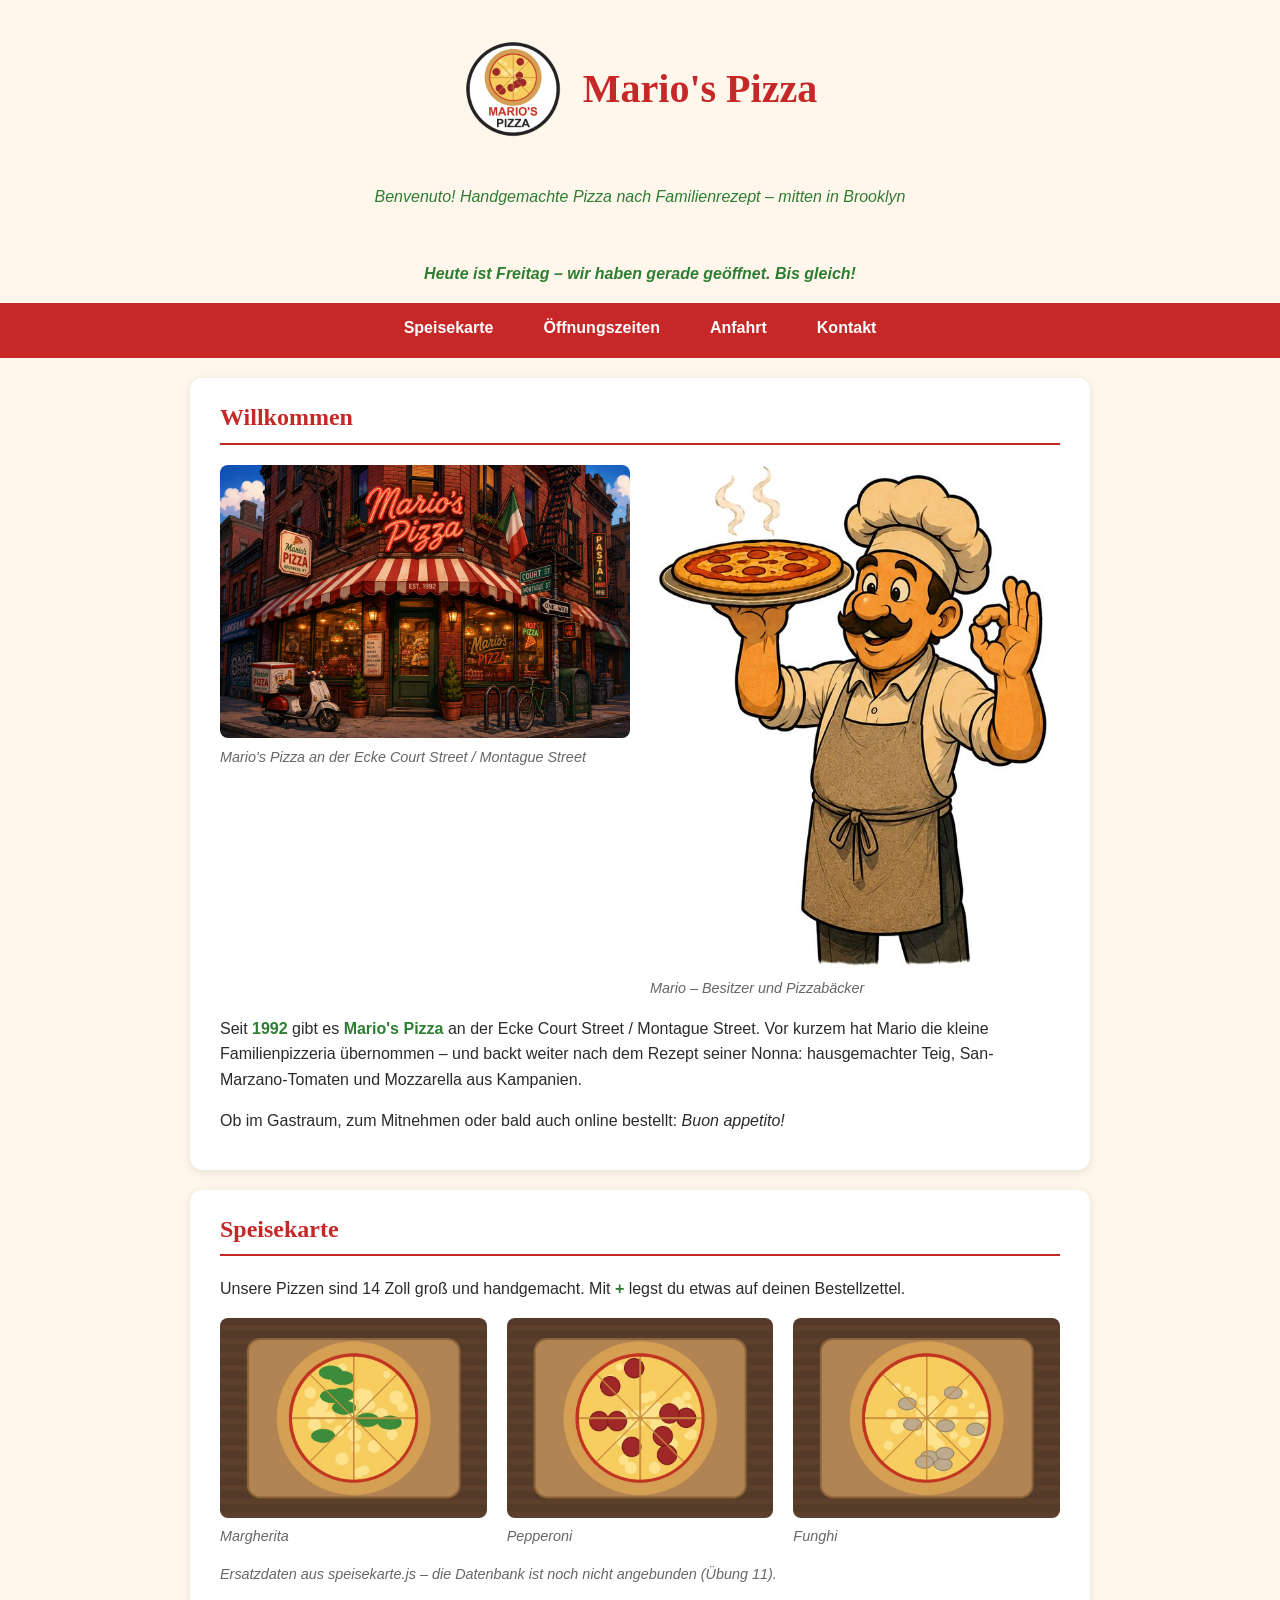
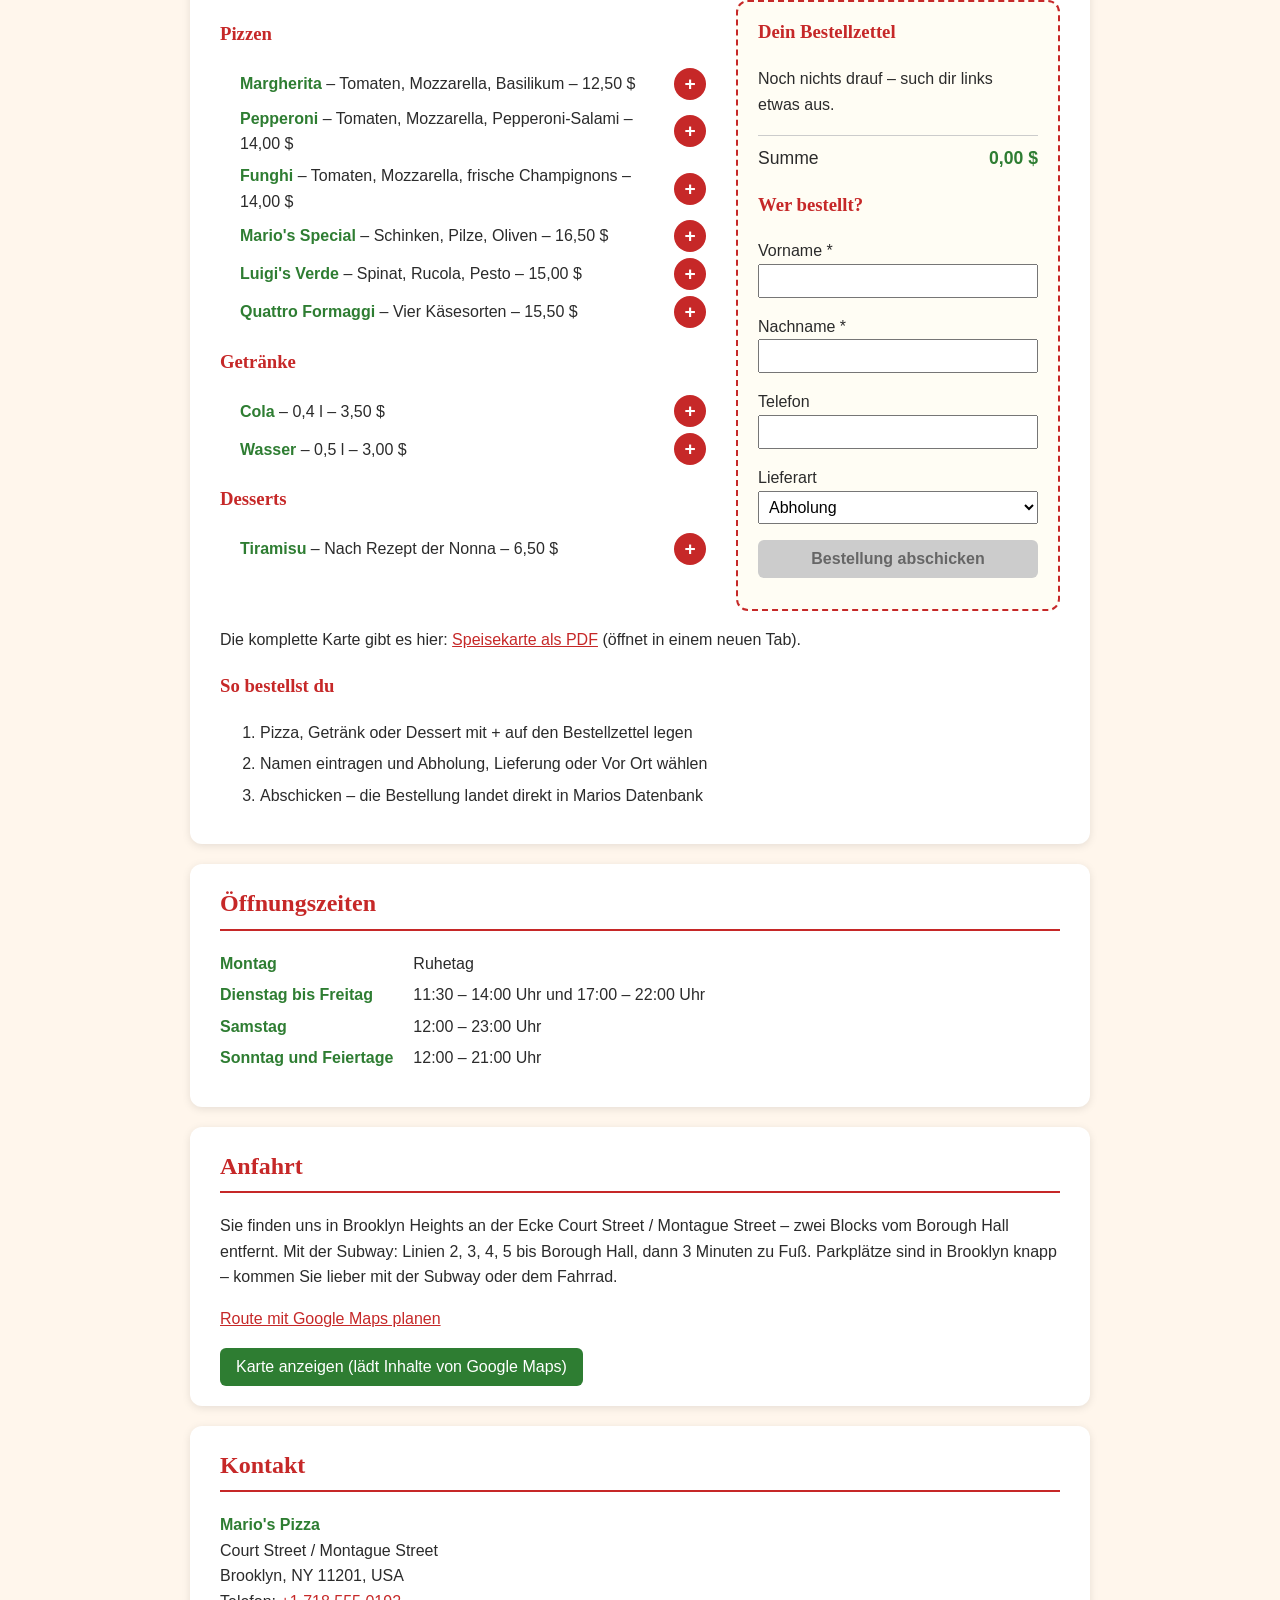
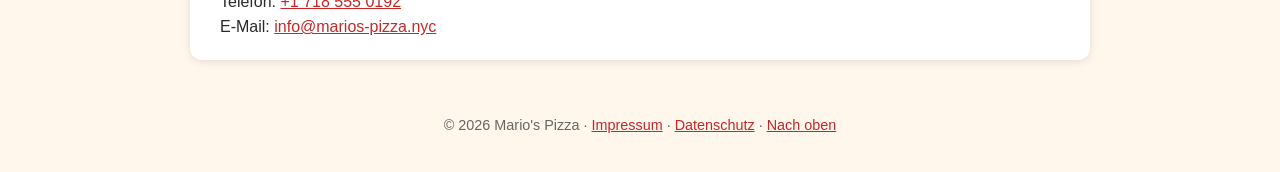
<file: index.html>
<!DOCTYPE html>
<html lang="de">
<head>
    <meta charset="UTF-8">
    <meta name="viewport" content="width=device-width, initial-scale=1.0">
    <meta name="description" content="Mario's Pizza: handgemachte Pizza nach Familienrezept seit 1992, mitten in Brooklyn. Öffnungszeiten, Speisekarte, Anfahrt und Online-Bestellung.">
    <meta name="keywords" content="Pizzeria, Pizza, Brooklyn, New York, Familienbetrieb, italienisch">
    <meta name="author" content="IT-Azubis der TAI11 und TAI12">
    <title>Mario's Pizza – Familienpizzeria in Brooklyn, New York</title>
    <link rel="icon" href="favicon.ico">
    <link rel="stylesheet" href="style.css">
    <script src="speisekarte.js" defer></script>
    <script src="script.js" defer></script>
</head>
<body>
    <header id="top">
        <img src="images/logo.png" alt="Logo der Pizzeria" width="120">
        <h1>Mario's Pizza</h1>
        <p><em>Benvenuto! Handgemachte Pizza nach Familienrezept – mitten in Brooklyn</em></p>
        <p id="status"></p>
    </header>
    <nav>
        <button id="menu-button" type="button">☰ Menü</button>
        <ul>
            <li><a href="#speisekarte">Speisekarte</a></li>
            <li><a href="#oeffnungszeiten">Öffnungszeiten</a></li>
            <li><a href="#anfahrt">Anfahrt</a></li>
            <li><a href="#kontakt">Kontakt</a></li>
        </ul>
    </nav>

    <main>
        <section id="willkommen">
            <h2>Willkommen</h2>
            <div class="galerie">
                <figure>
                    <img src="images/ladenfront.jpg" alt="Ladenfront von Mario's Pizza an der Court Street in Brooklyn" width="600">
                    <figcaption>Mario's Pizza an der Ecke Court Street / Montague Street</figcaption>
                </figure>
                <figure>
                    <img src="images/mario.jpg" alt="Mario mit einer frisch gebackenen Pizza" width="250">
                    <figcaption>Mario – Besitzer und Pizzabäcker</figcaption>
                </figure>
            </div>
            <p>Seit <strong>1992</strong> gibt es <strong>Mario's Pizza</strong> an der Ecke Court Street / Montague Street. Vor kurzem hat Mario die kleine Familienpizzeria übernommen – und backt weiter nach dem Rezept seiner Nonna: hausgemachter Teig, San-Marzano-Tomaten und Mozzarella aus Kampanien.</p>
            <p>Ob im Gastraum, zum Mitnehmen oder bald auch online bestellt: <em>Buon appetito!</em></p>
        </section>

        <section id="speisekarte">
            <h2>Speisekarte</h2>
            <p>Unsere Pizzen sind 14 Zoll groß und handgemacht. Mit <strong>+</strong> legst du etwas auf deinen Bestellzettel.</p>
            <div class="galerie">
                <figure>
                    <img src="images/pizza-margherita.jpg" alt="Pizza Margherita" width="250">
                    <figcaption>Margherita</figcaption>
                </figure>
                <figure>
                    <img src="images/pizza-pepperoni.jpg" alt="Pizza Pepperoni" width="250">
                    <figcaption>Pepperoni</figcaption>
                </figure>
                <figure>
                    <img src="images/pizza-funghi.jpg" alt="Pizza Funghi" width="250">
                    <figcaption>Funghi</figcaption>
                </figure>
            </div>
            <p id="quelle" class="hinweis"></p>
            <div class="karte-layout">
                <div id="speisekarte-liste">
                    <noscript><p>Für Speisekarte und Bestellzettel bitte JavaScript einschalten – oder die Speisekarte als PDF ansehen.</p></noscript>
                </div>
                <aside class="zettel" aria-labelledby="zettel-titel">
                    <h3 id="zettel-titel">Dein Bestellzettel</h3>
                    <p id="zettel-leer">Noch nichts drauf – such dir links etwas aus.</p>
                    <ul id="zettel-liste"></ul>
                    <p class="zettel-summe">Summe <strong id="zettel-summe">0,00 $</strong></p>
                    <form id="bestellformular">
                        <h3>Wer bestellt?</h3>
                        <p>
                            <label for="vorname">Vorname *</label>
                            <input type="text" id="vorname" name="vorname" required maxlength="40" autocomplete="given-name">
                        </p>
                        <p>
                            <label for="nachname">Nachname *</label>
                            <input type="text" id="nachname" name="nachname" required maxlength="40" autocomplete="family-name">
                        </p>
                        <p>
                            <label for="telefon">Telefon</label>
                            <input type="tel" id="telefon" name="telefon" maxlength="20" autocomplete="tel">
                        </p>
                        <p>
                            <label for="lieferart">Lieferart</label>
                            <select id="lieferart" name="lieferart">
                                <option>Abholung</option>
                                <option>Lieferung</option>
                                <option>Vor Ort</option>
                            </select>
                        </p>
                        <div id="adressfelder" hidden>
                            <p>
                                <label for="strasse">Straße und Nr. *</label>
                                <input type="text" id="strasse" name="strasse" maxlength="60" autocomplete="street-address">
                            </p>
                            <p>
                                <label for="plz">PLZ *</label>
                                <input type="text" id="plz" name="plz" maxlength="10" autocomplete="postal-code">
                            </p>
                            <p>
                                <label for="ort">Ort *</label>
                                <input type="text" id="ort" name="ort" maxlength="40" autocomplete="address-level2">
                            </p>
                        </div>
                        <button type="submit" id="zettel-senden" disabled>Bestellung abschicken</button>
                    </form>
                    <p id="zettel-meldung" role="status"></p>
                </aside>
            </div>
            <p>Die komplette Karte gibt es hier: <a href="speisekarte.pdf" target="_blank" rel="noopener">Speisekarte als PDF</a> (öffnet in einem neuen Tab).</p>
            <h3>So bestellst du</h3>
            <ol>
                <li>Pizza, Getränk oder Dessert mit + auf den Bestellzettel legen</li>
                <li>Namen eintragen und Abholung, Lieferung oder Vor Ort wählen</li>
                <li>Abschicken – die Bestellung landet direkt in Marios Datenbank</li>
            </ol>
        </section>

        <section id="oeffnungszeiten">
            <h2>Öffnungszeiten</h2>
            <dl>
                <dt>Montag</dt>
                <dd>Ruhetag</dd>
                <dt>Dienstag bis Freitag</dt>
                <dd>11:30 – 14:00 Uhr und 17:00 – 22:00 Uhr</dd>
                <dt>Samstag</dt>
                <dd>12:00 – 23:00 Uhr</dd>
                <dt>Sonntag und Feiertage</dt>
                <dd>12:00 – 21:00 Uhr</dd>
            </dl>
        </section>

        <section id="anfahrt">
            <h2>Anfahrt</h2>
            <p>Sie finden uns in Brooklyn Heights an der Ecke Court Street / Montague Street – zwei Blocks vom Borough Hall entfernt. Mit der Subway: Linien 2, 3, 4, 5 bis Borough Hall, dann 3 Minuten zu Fuß. Parkplätze sind in Brooklyn knapp – kommen Sie lieber mit der Subway oder dem Fahrrad.</p>
            <p><a href="https://www.google.com/maps/search/?api=1&amp;query=Court+Street+Montague+Street+Brooklyn+NY+11201" target="_blank" rel="noopener">Route mit Google Maps planen</a></p>
            <div id="karte">
                <button id="karte-laden" type="button">Karte anzeigen (lädt Inhalte von Google Maps)</button>
            </div>
        </section>

        <section id="kontakt">
            <h2>Kontakt</h2>
            <address>
                <strong>Mario's Pizza</strong><br>
                Court Street / Montague Street<br>
                Brooklyn, NY 11201, USA<br>
                Telefon: <a href="tel:+17185550192">+1 718 555 0192</a><br>
                E-Mail: <a href="mailto:info@marios-pizza.nyc">info@marios-pizza.nyc</a>
            </address>
        </section>
    </main>

    <footer>
        <p>© 2026 Mario's Pizza · <a href="impressum.html">Impressum</a> · <a href="datenschutz.html">Datenschutz</a> · <a href="#top">Nach oben</a></p>
    </footer>
</body>
</html>
</file>
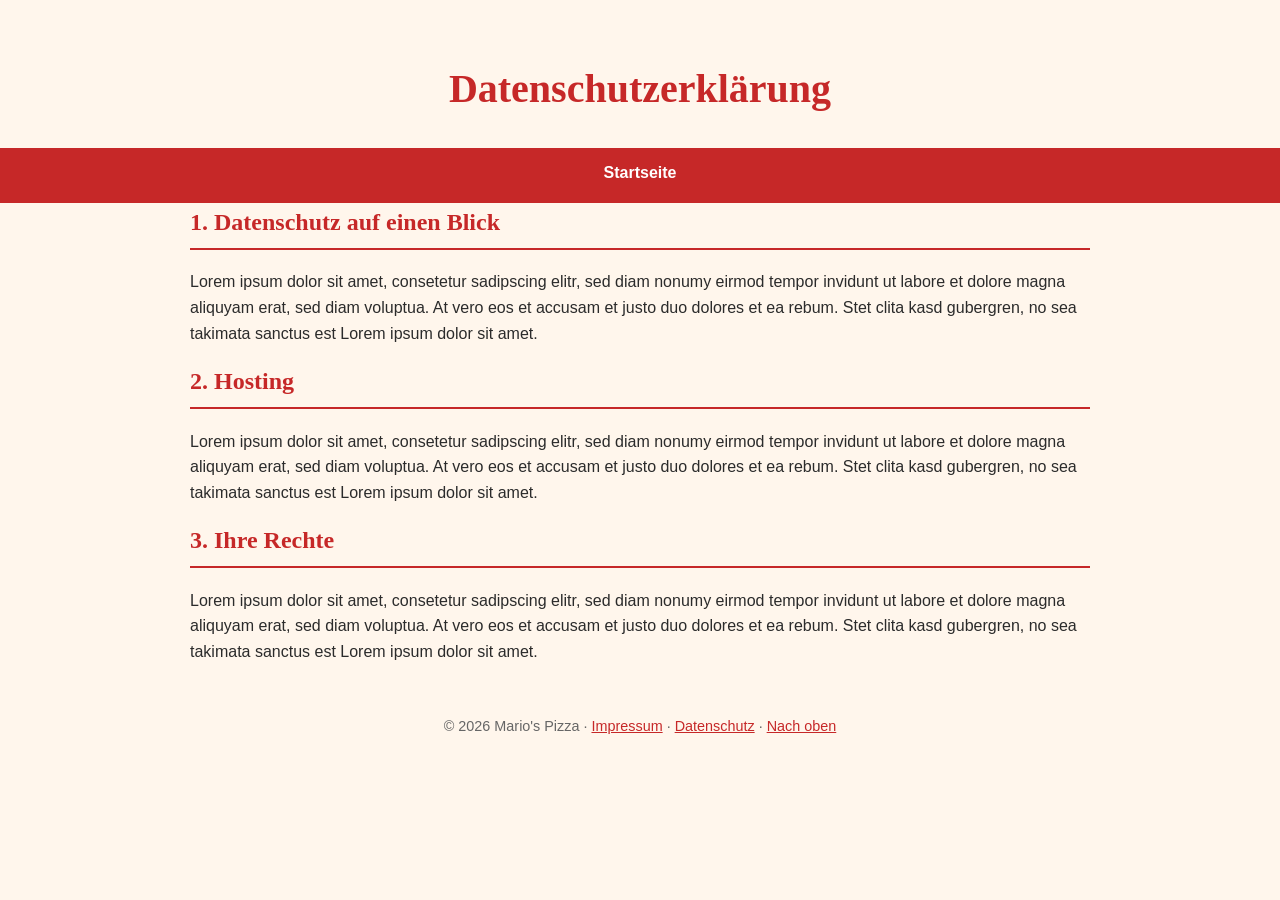
<file: datenschutz.html>
<!DOCTYPE html>
<html lang="de">
<head>
    <meta charset="UTF-8">
    <meta name="viewport" content="width=device-width, initial-scale=1.0">
    <meta name="description" content="Datenschutzerklärung von Mario's Pizza, Brooklyn.">
    <meta name="keywords" content="Pizzeria, Pizza, Brooklyn, New York, Familienbetrieb, italienisch">
    <meta name="author" content="IT-Azubis der TAI11">
    <title>Datenschutzerklärung – Mario's Pizza</title>
    <link rel="icon" href="favicon.ico">
    <link rel="stylesheet" href="style.css">
</head>
<body>
    <header id="top">
        <h1>Datenschutzerklärung</h1>
    </header>
    <nav>
        <ul>
            <li><a href="index.html">Startseite</a></li>
        </ul>
    </nav>
    <main>
        <h2>1. Datenschutz auf einen Blick</h2>
        <p>Lorem ipsum dolor sit amet, consetetur sadipscing elitr, sed diam nonumy eirmod tempor invidunt ut labore et dolore magna aliquyam erat, sed diam voluptua. At vero eos et accusam et justo duo dolores et ea rebum. Stet clita kasd gubergren, no sea takimata sanctus est Lorem ipsum dolor sit amet.</p>
        <h2>2. Hosting</h2>
        <p>Lorem ipsum dolor sit amet, consetetur sadipscing elitr, sed diam nonumy eirmod tempor invidunt ut labore et dolore magna aliquyam erat, sed diam voluptua. At vero eos et accusam et justo duo dolores et ea rebum. Stet clita kasd gubergren, no sea takimata sanctus est Lorem ipsum dolor sit amet.</p>
        <h2>3. Ihre Rechte</h2>
        <p>Lorem ipsum dolor sit amet, consetetur sadipscing elitr, sed diam nonumy eirmod tempor invidunt ut labore et dolore magna aliquyam erat, sed diam voluptua. At vero eos et accusam et justo duo dolores et ea rebum. Stet clita kasd gubergren, no sea takimata sanctus est Lorem ipsum dolor sit amet.</p>
    </main>

    <footer>
        <p>© 2026 Mario's Pizza · <a href="impressum.html">Impressum</a> · <a href="datenschutz.html">Datenschutz</a> · <a href="#top">Nach oben</a></p>
    </footer>
</body>
</html>
</file>
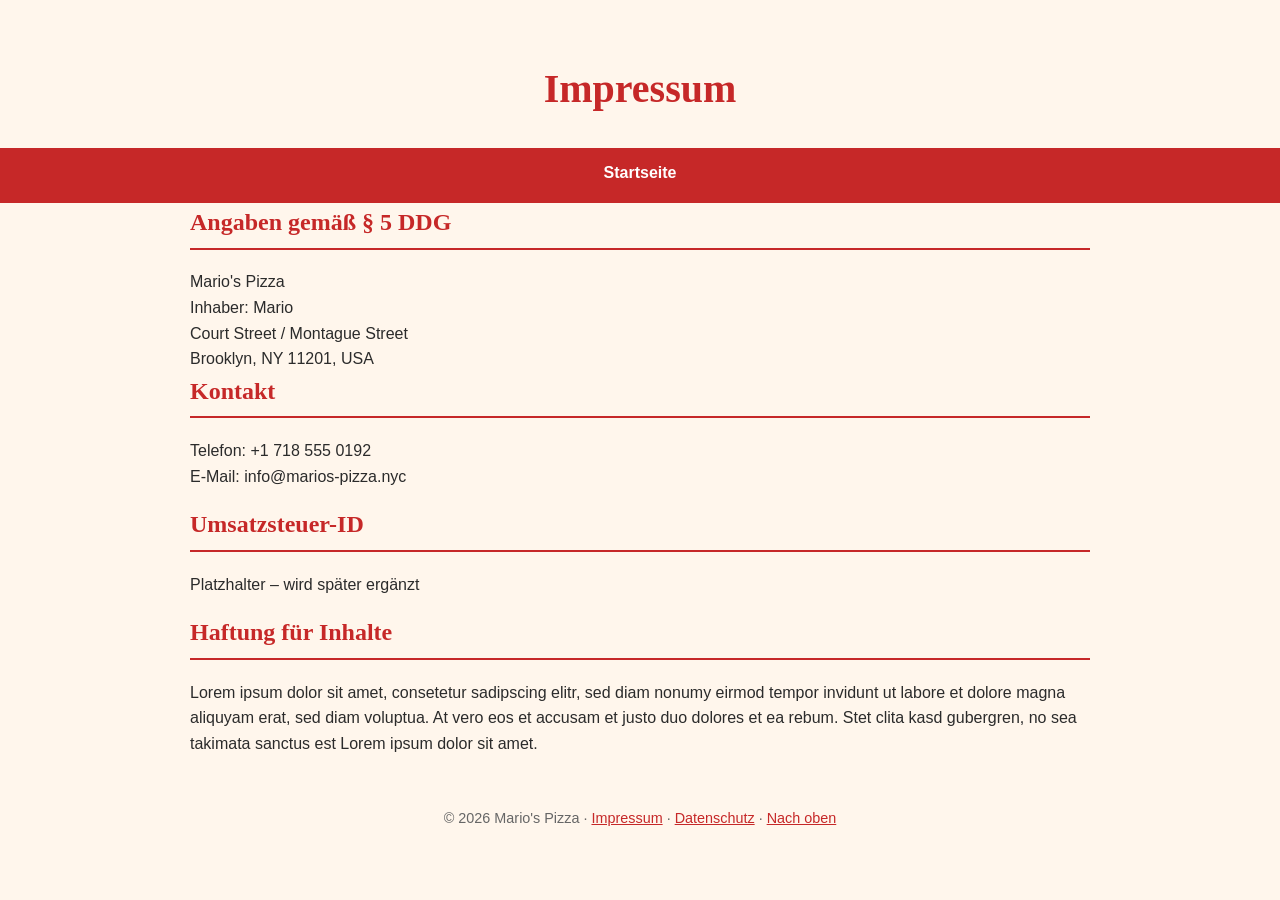
<file: impressum.html>
<!DOCTYPE html>
<html lang="de">
<head>
    <meta charset="UTF-8">
    <meta name="viewport" content="width=device-width, initial-scale=1.0">
    <meta name="description" content="Impressum von Mario's Pizza, Brooklyn.">
    <meta name="keywords" content="Pizzeria, Pizza, Brooklyn, New York, Familienbetrieb, italienisch">
    <meta name="author" content="IT-Azubis der TAI11">
    <title>Impressum – Mario's Pizza</title>
    <link rel="icon" href="favicon.ico">
    <link rel="stylesheet" href="style.css">
</head>
<body>
    <header id="top">
        <h1>Impressum</h1>
    </header>
    <nav>
        <ul>
            <li><a href="index.html">Startseite</a></li>
        </ul>
    </nav>
    <main>
        <h2>Angaben gemäß § 5 DDG</h2>
        <address>
            Mario's Pizza<br>
            Inhaber: Mario<br>
            Court Street / Montague Street<br>
            Brooklyn, NY 11201, USA
        </address>
        <h2>Kontakt</h2>
        <p>Telefon: +1 718 555 0192<br>
           E-Mail: info@marios-pizza.nyc</p>
        <h2>Umsatzsteuer-ID</h2>
        <p>Platzhalter – wird später ergänzt</p>
        <h2>Haftung für Inhalte</h2>
        <p>Lorem ipsum dolor sit amet, consetetur sadipscing elitr, sed diam nonumy eirmod tempor invidunt ut labore et dolore magna aliquyam erat, sed diam voluptua. At vero eos et accusam et justo duo dolores et ea rebum. Stet clita kasd gubergren, no sea takimata sanctus est Lorem ipsum dolor sit amet.</p>
    </main>

    <footer>
        <p>© 2026 Mario's Pizza · <a href="impressum.html">Impressum</a> · <a href="datenschutz.html">Datenschutz</a> · <a href="#top">Nach oben</a></p>
    </footer>
</body>
</html>
</file>
<file: style.css>
/* Mario's Pizza – style.css
   Übung 01: Einbinden, Selektoren, Farben, Schrift */

/* Farben: Rot-Weiß der Markise, Grün der italienischen Flagge, Creme für den Hintergrund */
body {
    font-family: "Segoe UI", Arial, sans-serif;
    color: #2b2b2b;
    background-color: #fff6ec;
}

h1, h2, h3 {
    font-family: Georgia, "Times New Roman", serif;
    color: #c62828;
}

h1 {
    font-size: 2.5rem;
}

header p {
    font-style: italic;
    color: #2e7d32;
}

a {
    color: #c62828;
}

strong {
    color: #2e7d32;
}

/* Übung 02: Box-Modell, Abstände, Karten, Bilder, Listen, Links */

body {
    margin: 0;
    line-height: 1.6;
}

header, main, footer {
    max-width: 900px;
    margin: 0 auto;
    padding: 0 20px;
}

header {
    text-align: center;
    padding-top: 30px;
}

main section {
    background-color: #ffffff;
    padding: 20px 30px;
    margin: 20px 0;
    border-radius: 12px;
    box-shadow: 0 2px 8px rgba(0, 0, 0, 0.1);
}

main h2 {
    margin-top: 0;
    border-bottom: 2px solid #c62828;
    padding-bottom: 6px;
}

img {
    max-width: 100%;
    height: auto;
    border-radius: 8px;
}

figure {
    margin: 10px 0;
}

figcaption {
    font-size: 0.9rem;
    font-style: italic;
    color: #666666;
}

ul {
    padding-left: 20px;
}

li {
    margin-bottom: 6px;
}

dt {
    font-weight: bold;
    color: #2e7d32;
}

dd {
    margin: 0 0 8px 0;
}

address {
    font-style: normal;
}

a:hover {
    color: #2e7d32;
    text-decoration: none;
}

footer {
    text-align: center;
    font-size: 0.9rem;
    color: #666666;
    padding: 20px;
}

/* Übung 03: Layout mit Flexbox und Grid */

/* Navigation als rote Leiste über die ganze Breite */
nav {
    background-color: #c62828;
}

nav ul {
    list-style: none;
    margin: 0 auto;
    padding: 0;
    max-width: 900px;
    display: flex;
    justify-content: center;
    gap: 10px;
}

nav a {
    display: block;
    padding: 12px 20px;
    color: #ffffff;
    font-weight: bold;
    text-decoration: none;
}

nav a:hover {
    background-color: #2e7d32;
    color: #ffffff;
}

/* Kopfbereich: Logo und Name nebeneinander */
header {
    display: flex;
    align-items: center;
    justify-content: center;
    gap: 20px;
    flex-wrap: wrap;
}

header img {
    width: 100px;
    border-radius: 50%;
}

/* Bildergalerie: Bilder nebeneinander, bei Platzmangel umbrechen */
.galerie {
    display: flex;
    gap: 20px;
    flex-wrap: wrap;
}

.galerie figure {
    flex: 1 1 200px;
    margin: 0;
}

.galerie img {
    width: 100%;
}

/* Öffnungszeiten als zwei Spalten (Grid) */
dl {
    display: grid;
    grid-template-columns: max-content 1fr;
    gap: 6px 20px;
}

dd {
    margin: 0;
}

/* Übung 04: Handy-Ansicht (Responsive Design) */

@media (max-width: 600px) {
    h1 {
        font-size: 1.8rem;
    }

    nav ul {
        flex-direction: column;
        gap: 0;
    }

    nav a {
        text-align: center;
    }

    header {
        flex-direction: column;
        text-align: center;
    }

    main section {
        padding: 15px;
    }

    dl {
        grid-template-columns: 1fr;
    }

    .galerie {
        flex-direction: column;
    }
}

/* JavaScript-Übung 02: Öffnungsstatus */
#status {
    font-weight: bold;
}

#status.offen {
    color: #2e7d32;
}

#status.geschlossen {
    color: #c62828;
}

/* JavaScript-Übung 04: Handy-Menü und Karte */
#menu-button {
    display: none;                 /* am Desktop unsichtbar */
    width: 100%;
    padding: 12px;
    background-color: #c62828;
    color: #ffffff;
    border: none;
    font-size: 1rem;
    font-weight: bold;
    cursor: pointer;
}

#karte-laden {
    padding: 10px 16px;
    background-color: #2e7d32;
    color: #ffffff;
    border: none;
    border-radius: 6px;
    font-size: 1rem;
    cursor: pointer;
}

#karte-laden:hover {
    background-color: #c62828;
}

@media (max-width: 600px) {
    #menu-button {
        display: block;
    }

    nav ul {
        display: none;             /* zugeklappt … */
    }

    nav ul.offen {
        display: flex;             /* … bis JavaScript die Klasse setzt */
    }
}

/* TAI12 – Datenbank-Projekt: Speisekarte mit Bestellzettel */
.hinweis {
    color: #666666;
    font-size: 0.9rem;
    font-style: italic;
}

.karte-layout {
    display: flex;
    flex-wrap: wrap;
    gap: 30px;
    align-items: flex-start;
}

#speisekarte-liste {
    flex: 1 1 380px;
}

#speisekarte-liste li {
    display: flex;
    justify-content: space-between;
    align-items: center;
    gap: 10px;
}

.plus {
    flex-shrink: 0;
    width: 32px;
    height: 32px;
    border: none;
    border-radius: 50%;
    background-color: #c62828;
    color: #ffffff;
    font-size: 1.2rem;
    font-weight: bold;
    cursor: pointer;
}

.plus:hover {
    background-color: #2e7d32;
}

.zettel {
    flex: 0 1 280px;
    padding: 15px 20px;
    background-color: #fffdf4;
    border: 2px dashed #c62828;
    border-radius: 12px;
}

.zettel h3 {
    margin-top: 0;
}

#zettel-liste {
    padding: 0;
    list-style: none;
}

#zettel-liste li {
    display: flex;
    align-items: center;
    gap: 6px;
}

#zettel-liste span {
    flex: 1;
}

#zettel-liste button {
    width: 26px;
    height: 26px;
    border: 1px solid #c62828;
    border-radius: 50%;
    background-color: #ffffff;
    color: #c62828;
    cursor: pointer;
}

.zettel-summe {
    display: flex;
    justify-content: space-between;
    padding-top: 8px;
    border-top: 1px solid #cccccc;
    font-size: 1.1rem;
}

.zettel label {
    display: block;
}

.zettel input,
.zettel select {
    width: 100%;
    padding: 6px;
    box-sizing: border-box;
    font-size: 1rem;
}

#zettel-senden {
    width: 100%;
    padding: 10px;
    border: none;
    border-radius: 6px;
    background-color: #2e7d32;
    color: #ffffff;
    font-size: 1rem;
    font-weight: bold;
    cursor: pointer;
}

#zettel-senden:disabled {
    background-color: #cccccc;
    color: #666666;
    cursor: not-allowed;
}

#zettel-meldung.fehler {
    color: #c62828;
    font-weight: bold;
}

#zettel-meldung.ok {
    color: #2e7d32;
    font-weight: bold;
}
</file>
